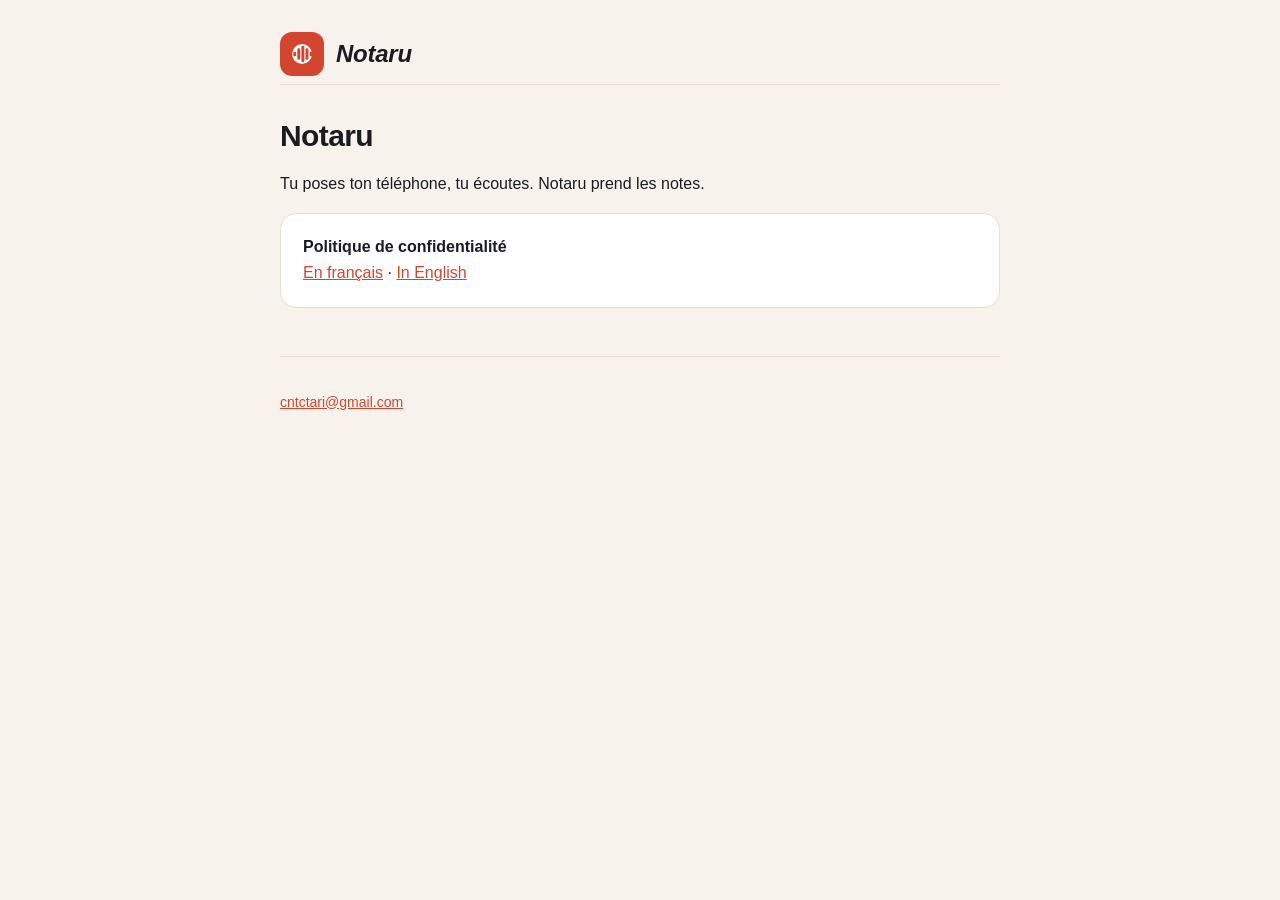
<file: index.html>
<!DOCTYPE html>
<html lang="fr">
<head>
<meta charset="utf-8">
<meta name="viewport" content="width=device-width, initial-scale=1">
<title>Notaru — mentions légales</title>
<link rel="stylesheet" href="style.css">
<link rel="icon" href="logo.svg" type="image/svg+xml">
</head>
<body>
<main>

<header>
  <span class="logo"><img src="logo.svg" alt="" width="28" height="28"></span>
  <span class="nom">Notaru</span>
</header>

<h1>Notaru</h1>
<p>Tu poses ton téléphone, tu écoutes. Notaru prend les notes.</p>

<div class="resume">
  <p><strong>Politique de confidentialité</strong><br>
  <a href="confidentialite.html">En français</a> ·
  <a href="privacy.html">In English</a></p>
</div>

<footer>
  <p><a href="mailto:cntctari@gmail.com">cntctari@gmail.com</a></p>
</footer>

</main>
</body>
</html>
</file>
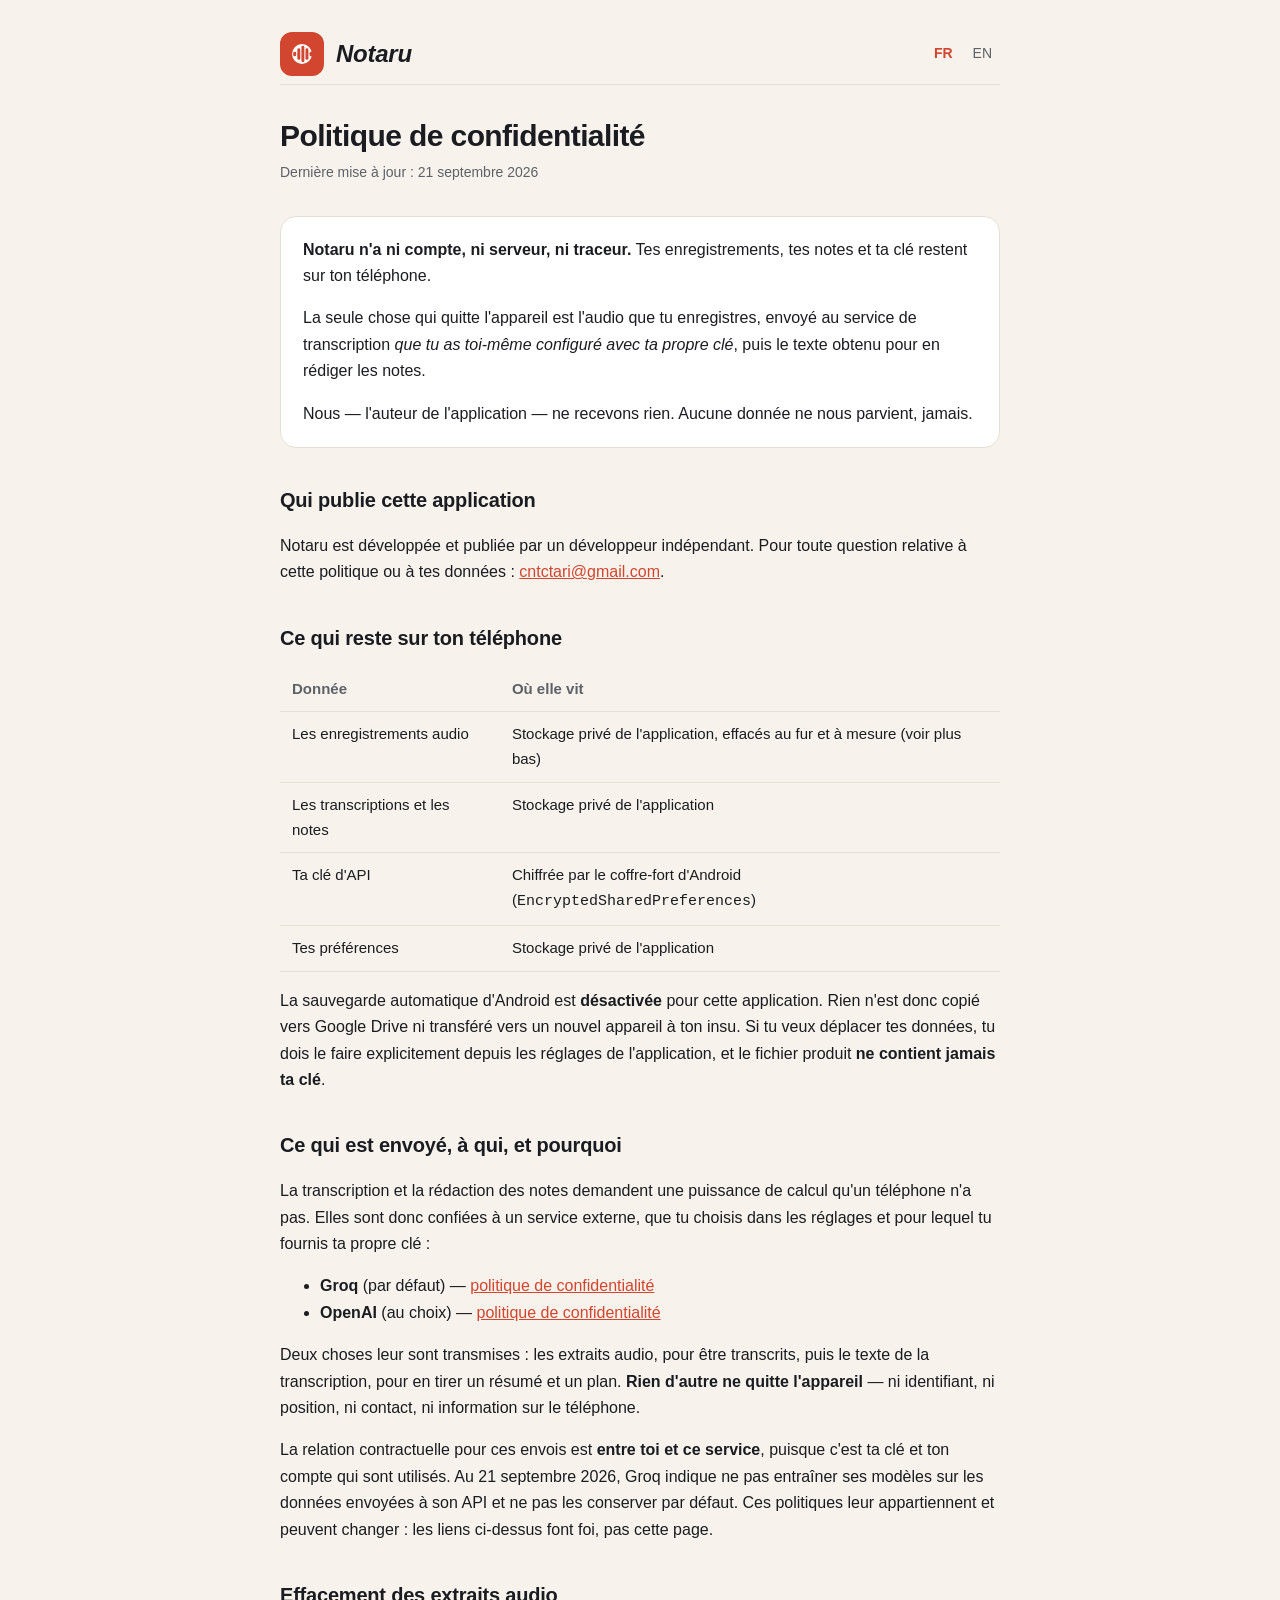
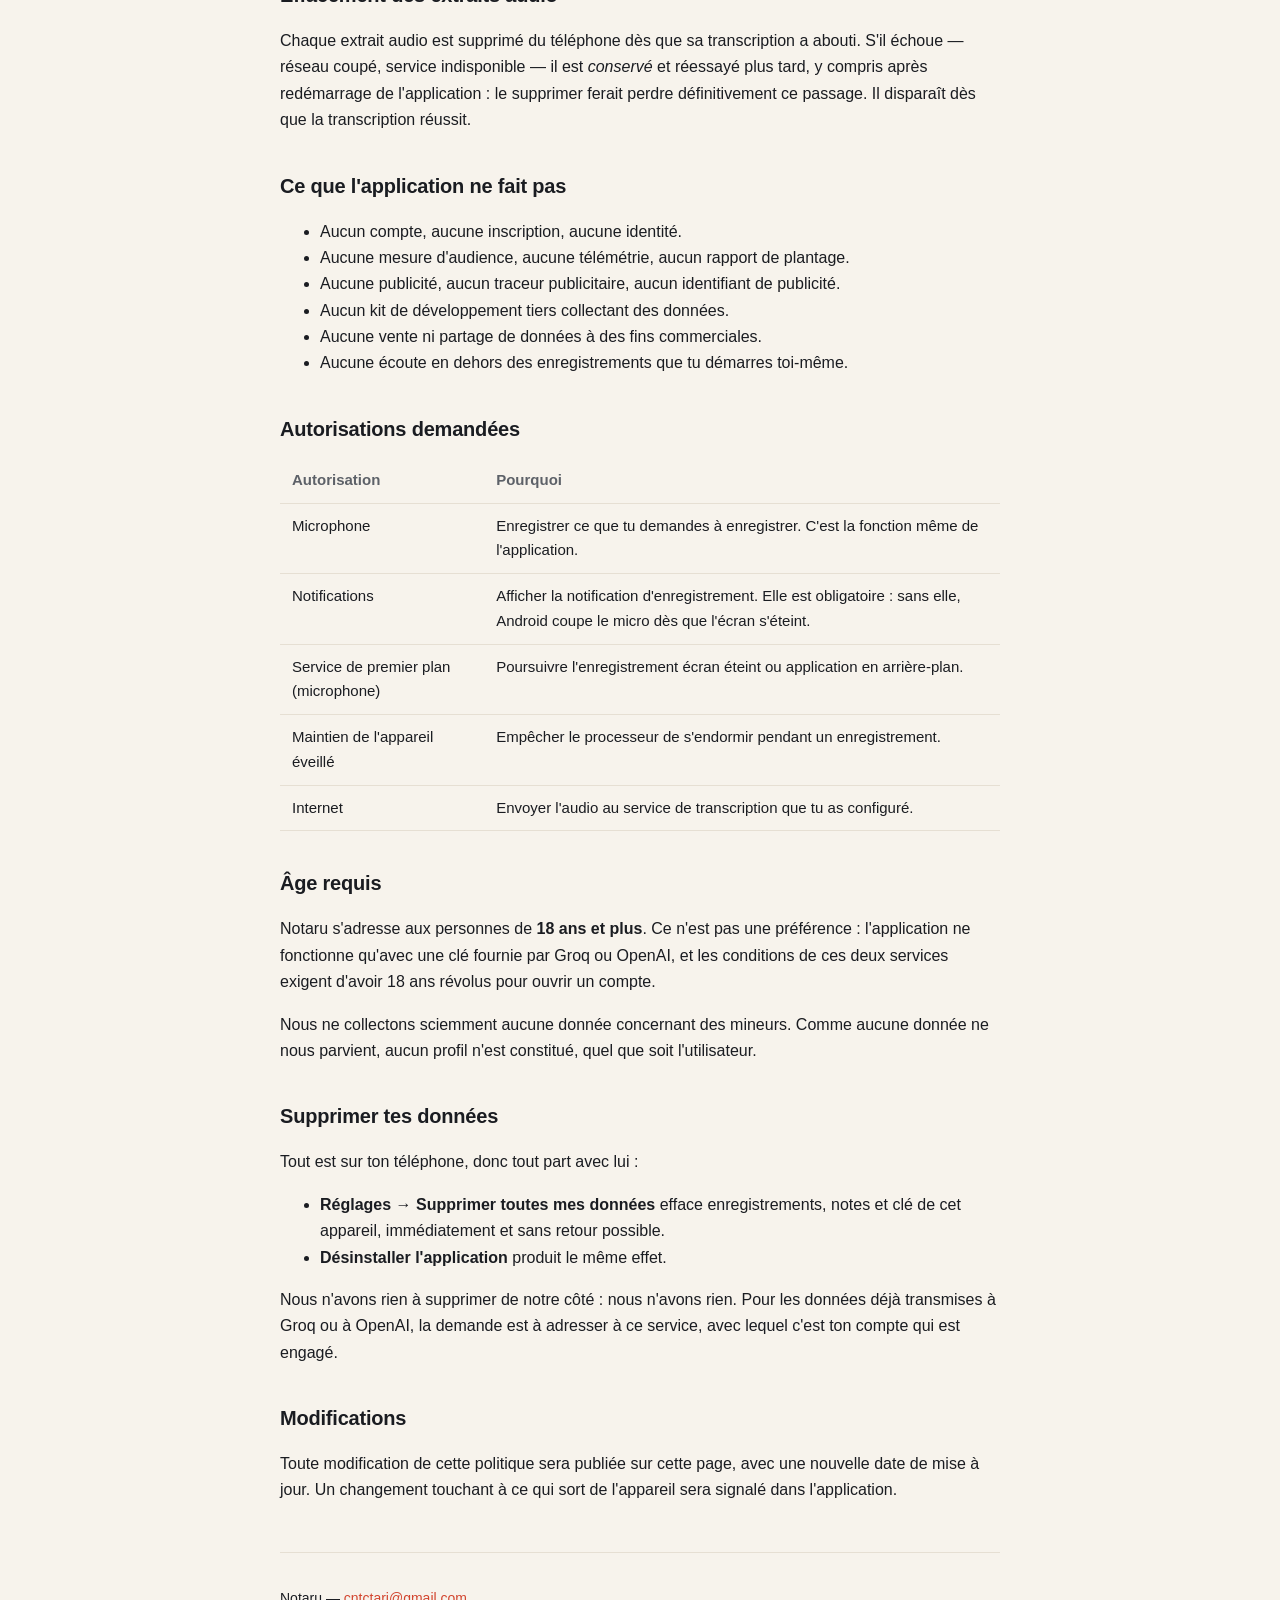
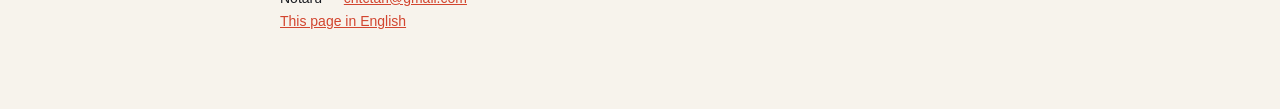
<file: confidentialite.html>
<!DOCTYPE html>
<html lang="fr">
<head>
<meta charset="utf-8">
<meta name="viewport" content="width=device-width, initial-scale=1">
<title>Politique de confidentialité — Notaru</title>
<meta name="description" content="Ce que Notaru fait, et ne fait pas, de tes enregistrements, de tes notes et de ta clé.">
<link rel="stylesheet" href="style.css">
<link rel="icon" href="logo.svg" type="image/svg+xml">
</head>
<body>
<main>

<header>
  <span class="logo"><img src="logo.svg" alt="" width="28" height="28"></span>
  <span class="nom">Notaru</span>
  <nav class="langues">
    <a href="confidentialite.html" aria-current="page">FR</a>
    <a href="privacy.html">EN</a>
  </nav>
</header>

<h1>Politique de confidentialité</h1>
<p class="maj">Dernière mise à jour : 21 septembre 2026</p>

<div class="resume">
  <p><strong>Notaru n'a ni compte, ni serveur, ni traceur.</strong> Tes
  enregistrements, tes notes et ta clé restent sur ton téléphone.</p>
  <p>La seule chose qui quitte l'appareil est l'audio que tu enregistres,
  envoyé au service de transcription <em>que tu as toi-même configuré avec
  ta propre clé</em>, puis le texte obtenu pour en rédiger les notes.</p>
  <p>Nous — l'auteur de l'application — ne recevons rien. Aucune donnée ne
  nous parvient, jamais.</p>
</div>

<h2>Qui publie cette application</h2>
<p>Notaru est développée et publiée par un développeur indépendant. Pour
toute question relative à cette politique ou à tes données :
<a href="mailto:cntctari@gmail.com">cntctari@gmail.com</a>.</p>

<h2>Ce qui reste sur ton téléphone</h2>
<table>
  <tr><th>Donnée</th><th>Où elle vit</th></tr>
  <tr><td>Les enregistrements audio</td><td>Stockage privé de l'application, effacés au fur et à mesure (voir plus bas)</td></tr>
  <tr><td>Les transcriptions et les notes</td><td>Stockage privé de l'application</td></tr>
  <tr><td>Ta clé d'API</td><td>Chiffrée par le coffre-fort d'Android (<code>EncryptedSharedPreferences</code>)</td></tr>
  <tr><td>Tes préférences</td><td>Stockage privé de l'application</td></tr>
</table>
<p>La sauvegarde automatique d'Android est <strong>désactivée</strong> pour
cette application. Rien n'est donc copié vers Google Drive ni transféré
vers un nouvel appareil à ton insu. Si tu veux déplacer tes données, tu
dois le faire explicitement depuis les réglages de l'application, et le
fichier produit <strong>ne contient jamais ta clé</strong>.</p>

<h2>Ce qui est envoyé, à qui, et pourquoi</h2>
<p>La transcription et la rédaction des notes demandent une puissance de
calcul qu'un téléphone n'a pas. Elles sont donc confiées à un service
externe, que tu choisis dans les réglages et pour lequel tu fournis ta
propre clé :</p>
<ul>
  <li><strong>Groq</strong> (par défaut) — <a href="https://groq.com/privacy-policy/">politique de confidentialité</a></li>
  <li><strong>OpenAI</strong> (au choix) — <a href="https://openai.com/policies/privacy-policy/">politique de confidentialité</a></li>
</ul>
<p>Deux choses leur sont transmises : les extraits audio, pour être
transcrits, puis le texte de la transcription, pour en tirer un résumé et
un plan. <strong>Rien d'autre ne quitte l'appareil</strong> — ni identifiant,
ni position, ni contact, ni information sur le téléphone.</p>
<p>La relation contractuelle pour ces envois est <strong>entre toi et ce
service</strong>, puisque c'est ta clé et ton compte qui sont utilisés. Au
21 septembre 2026, Groq indique ne pas entraîner ses modèles sur les
données envoyées à son API et ne pas les conserver par défaut. Ces
politiques leur appartiennent et peuvent changer : les liens ci-dessus font
foi, pas cette page.</p>

<h2>Effacement des extraits audio</h2>
<p>Chaque extrait audio est supprimé du téléphone dès que sa transcription
a abouti. S'il échoue — réseau coupé, service indisponible — il est
<em>conservé</em> et réessayé plus tard, y compris après redémarrage de
l'application : le supprimer ferait perdre définitivement ce passage. Il
disparaît dès que la transcription réussit.</p>

<h2>Ce que l'application ne fait pas</h2>
<ul>
  <li>Aucun compte, aucune inscription, aucune identité.</li>
  <li>Aucune mesure d'audience, aucune télémétrie, aucun rapport de plantage.</li>
  <li>Aucune publicité, aucun traceur publicitaire, aucun identifiant de publicité.</li>
  <li>Aucun kit de développement tiers collectant des données.</li>
  <li>Aucune vente ni partage de données à des fins commerciales.</li>
  <li>Aucune écoute en dehors des enregistrements que tu démarres toi-même.</li>
</ul>

<h2>Autorisations demandées</h2>
<table>
  <tr><th>Autorisation</th><th>Pourquoi</th></tr>
  <tr><td>Microphone</td><td>Enregistrer ce que tu demandes à enregistrer. C'est la fonction même de l'application.</td></tr>
  <tr><td>Notifications</td><td>Afficher la notification d'enregistrement. Elle est obligatoire : sans elle, Android coupe le micro dès que l'écran s'éteint.</td></tr>
  <tr><td>Service de premier plan (microphone)</td><td>Poursuivre l'enregistrement écran éteint ou application en arrière-plan.</td></tr>
  <tr><td>Maintien de l'appareil éveillé</td><td>Empêcher le processeur de s'endormir pendant un enregistrement.</td></tr>
  <tr><td>Internet</td><td>Envoyer l'audio au service de transcription que tu as configuré.</td></tr>
</table>

<h2>Âge requis</h2>
<p>Notaru s'adresse aux personnes de <strong>18 ans et plus</strong>. Ce
n'est pas une préférence : l'application ne fonctionne qu'avec une clé
fournie par Groq ou OpenAI, et les conditions de ces deux services exigent
d'avoir 18 ans révolus pour ouvrir un compte.</p>
<p>Nous ne collectons sciemment aucune donnée concernant des mineurs.
Comme aucune donnée ne nous parvient, aucun profil n'est constitué, quel
que soit l'utilisateur.</p>

<h2>Supprimer tes données</h2>
<p>Tout est sur ton téléphone, donc tout part avec lui :</p>
<ul>
  <li><strong>Réglages → Supprimer toutes mes données</strong> efface
  enregistrements, notes et clé de cet appareil, immédiatement et sans
  retour possible.</li>
  <li><strong>Désinstaller l'application</strong> produit le même effet.</li>
</ul>
<p>Nous n'avons rien à supprimer de notre côté : nous n'avons rien. Pour
les données déjà transmises à Groq ou à OpenAI, la demande est à adresser à
ce service, avec lequel c'est ton compte qui est engagé.</p>

<h2>Modifications</h2>
<p>Toute modification de cette politique sera publiée sur cette page, avec
une nouvelle date de mise à jour. Un changement touchant à ce qui sort de
l'appareil sera signalé dans l'application.</p>

<footer>
  <p>Notaru — <a href="mailto:cntctari@gmail.com">cntctari@gmail.com</a><br>
  <a href="privacy.html">This page in English</a></p>
</footer>

</main>
</body>
</html>
</file>
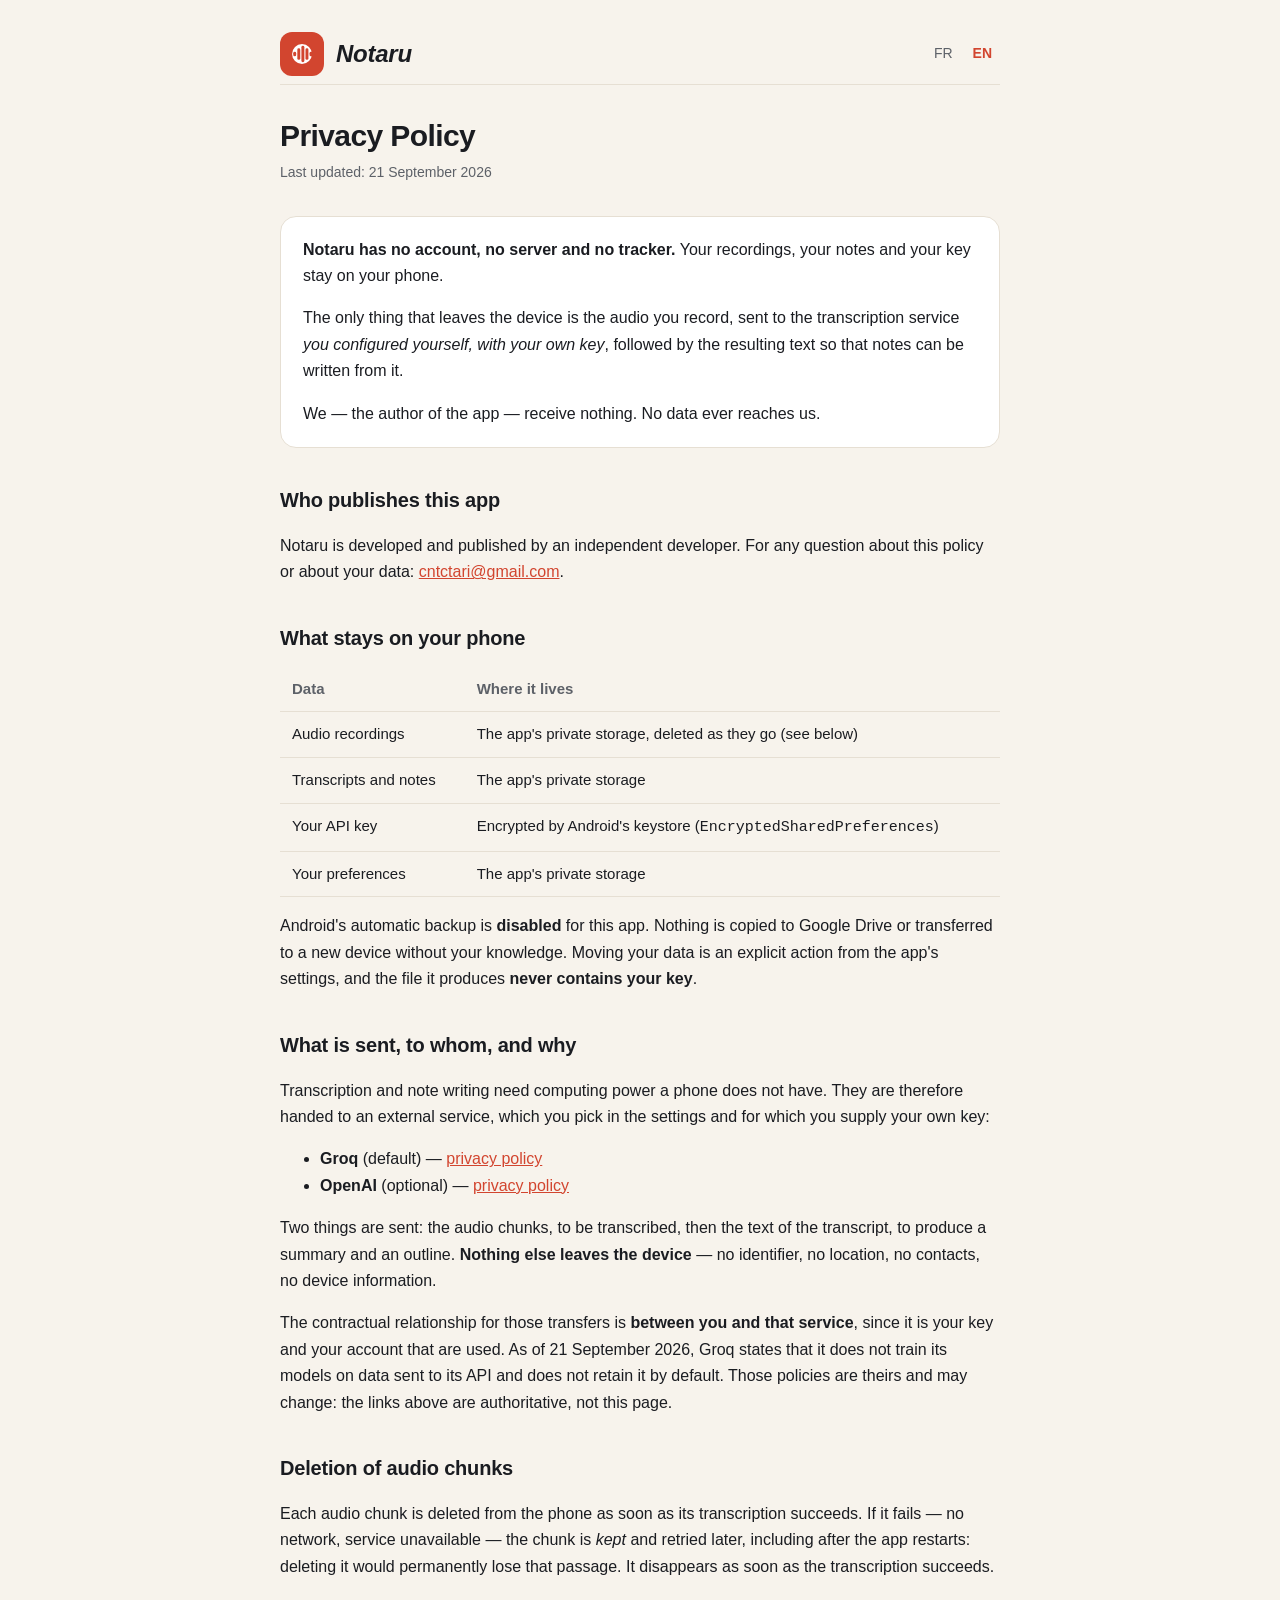
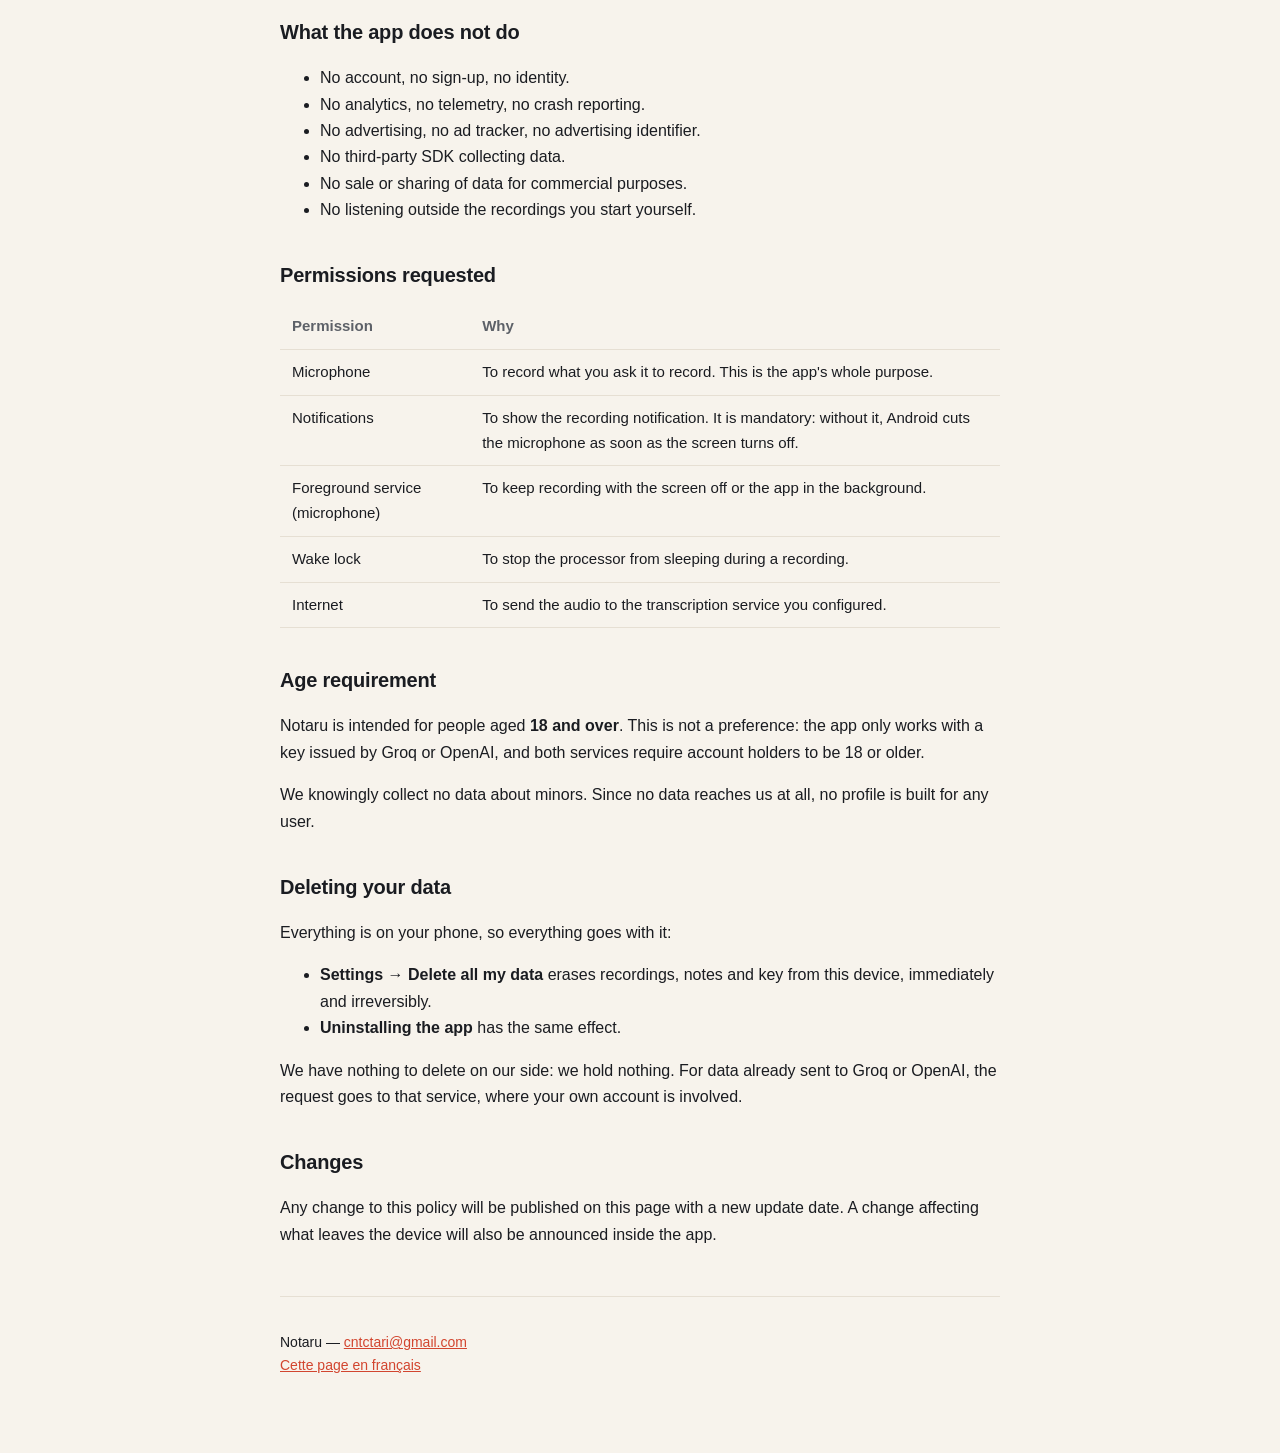
<file: privacy.html>
<!DOCTYPE html>
<html lang="en">
<head>
<meta charset="utf-8">
<meta name="viewport" content="width=device-width, initial-scale=1">
<title>Privacy Policy — Notaru</title>
<meta name="description" content="What Notaru does, and does not do, with your recordings, your notes and your key.">
<link rel="stylesheet" href="style.css">
<link rel="icon" href="logo.svg" type="image/svg+xml">
</head>
<body>
<main>

<header>
  <span class="logo"><img src="logo.svg" alt="" width="28" height="28"></span>
  <span class="nom">Notaru</span>
  <nav class="langues">
    <a href="confidentialite.html">FR</a>
    <a href="privacy.html" aria-current="page">EN</a>
  </nav>
</header>

<h1>Privacy Policy</h1>
<p class="maj">Last updated: 21 September 2026</p>

<div class="resume">
  <p><strong>Notaru has no account, no server and no tracker.</strong> Your
  recordings, your notes and your key stay on your phone.</p>
  <p>The only thing that leaves the device is the audio you record, sent to
  the transcription service <em>you configured yourself, with your own
  key</em>, followed by the resulting text so that notes can be written
  from it.</p>
  <p>We — the author of the app — receive nothing. No data ever reaches us.</p>
</div>

<h2>Who publishes this app</h2>
<p>Notaru is developed and published by an independent developer. For any
question about this policy or about your data:
<a href="mailto:cntctari@gmail.com">cntctari@gmail.com</a>.</p>

<h2>What stays on your phone</h2>
<table>
  <tr><th>Data</th><th>Where it lives</th></tr>
  <tr><td>Audio recordings</td><td>The app's private storage, deleted as they go (see below)</td></tr>
  <tr><td>Transcripts and notes</td><td>The app's private storage</td></tr>
  <tr><td>Your API key</td><td>Encrypted by Android's keystore (<code>EncryptedSharedPreferences</code>)</td></tr>
  <tr><td>Your preferences</td><td>The app's private storage</td></tr>
</table>
<p>Android's automatic backup is <strong>disabled</strong> for this app.
Nothing is copied to Google Drive or transferred to a new device without
your knowledge. Moving your data is an explicit action from the app's
settings, and the file it produces <strong>never contains your key</strong>.</p>

<h2>What is sent, to whom, and why</h2>
<p>Transcription and note writing need computing power a phone does not
have. They are therefore handed to an external service, which you pick in
the settings and for which you supply your own key:</p>
<ul>
  <li><strong>Groq</strong> (default) — <a href="https://groq.com/privacy-policy/">privacy policy</a></li>
  <li><strong>OpenAI</strong> (optional) — <a href="https://openai.com/policies/privacy-policy/">privacy policy</a></li>
</ul>
<p>Two things are sent: the audio chunks, to be transcribed, then the text
of the transcript, to produce a summary and an outline. <strong>Nothing
else leaves the device</strong> — no identifier, no location, no contacts,
no device information.</p>
<p>The contractual relationship for those transfers is <strong>between you
and that service</strong>, since it is your key and your account that are
used. As of 21 September 2026, Groq states that it does not train its
models on data sent to its API and does not retain it by default. Those
policies are theirs and may change: the links above are authoritative, not
this page.</p>

<h2>Deletion of audio chunks</h2>
<p>Each audio chunk is deleted from the phone as soon as its transcription
succeeds. If it fails — no network, service unavailable — the chunk is
<em>kept</em> and retried later, including after the app restarts: deleting
it would permanently lose that passage. It disappears as soon as the
transcription succeeds.</p>

<h2>What the app does not do</h2>
<ul>
  <li>No account, no sign-up, no identity.</li>
  <li>No analytics, no telemetry, no crash reporting.</li>
  <li>No advertising, no ad tracker, no advertising identifier.</li>
  <li>No third-party SDK collecting data.</li>
  <li>No sale or sharing of data for commercial purposes.</li>
  <li>No listening outside the recordings you start yourself.</li>
</ul>

<h2>Permissions requested</h2>
<table>
  <tr><th>Permission</th><th>Why</th></tr>
  <tr><td>Microphone</td><td>To record what you ask it to record. This is the app's whole purpose.</td></tr>
  <tr><td>Notifications</td><td>To show the recording notification. It is mandatory: without it, Android cuts the microphone as soon as the screen turns off.</td></tr>
  <tr><td>Foreground service (microphone)</td><td>To keep recording with the screen off or the app in the background.</td></tr>
  <tr><td>Wake lock</td><td>To stop the processor from sleeping during a recording.</td></tr>
  <tr><td>Internet</td><td>To send the audio to the transcription service you configured.</td></tr>
</table>

<h2>Age requirement</h2>
<p>Notaru is intended for people aged <strong>18 and over</strong>. This is
not a preference: the app only works with a key issued by Groq or OpenAI,
and both services require account holders to be 18 or older.</p>
<p>We knowingly collect no data about minors. Since no data reaches us at
all, no profile is built for any user.</p>

<h2>Deleting your data</h2>
<p>Everything is on your phone, so everything goes with it:</p>
<ul>
  <li><strong>Settings → Delete all my data</strong> erases recordings,
  notes and key from this device, immediately and irreversibly.</li>
  <li><strong>Uninstalling the app</strong> has the same effect.</li>
</ul>
<p>We have nothing to delete on our side: we hold nothing. For data already
sent to Groq or OpenAI, the request goes to that service, where your own
account is involved.</p>

<h2>Changes</h2>
<p>Any change to this policy will be published on this page with a new
update date. A change affecting what leaves the device will also be
announced inside the app.</p>

<footer>
  <p>Notaru — <a href="mailto:cntctari@gmail.com">cntctari@gmail.com</a><br>
  <a href="confidentialite.html">Cette page en français</a></p>
</footer>

</main>
</body>
</html>
</file>
<file: style.css>
/* Reprend la palette de l'application, y compris le thème sombre :
   quelqu'un qui arrive ici depuis l'app ne doit pas avoir l'impression
   d'avoir changé de site. */
:root{
  --bg:#F7F3EC; --surface:#FFFFFF; --ink:#1A1C21; --ink-soft:#5D6168;
  --line:#E6DFD3; --accent:#D2452F; --accent-tint:#FBEAE6;
}
@media (prefers-color-scheme: dark){
  :root{
    --bg:#15171B; --surface:#1E2127; --ink:#EDE9E2; --ink-soft:#A3A5AC;
    --line:#2E323A; --accent:#E4573F; --accent-tint:#2E211F;
  }
}

*{ box-sizing:border-box }
body{
  margin:0; background:var(--bg); color:var(--ink);
  font:16px/1.65 -apple-system, BlinkMacSystemFont, "Segoe UI", Roboto, sans-serif;
  /* La marge latérale évite que le texte touche le bord sur téléphone. */
  padding:0 18px 64px;
}
main{ max-width:720px; margin:0 auto }

header{
  display:flex; align-items:center; gap:12px;
  padding:32px 0 8px; border-bottom:1px solid var(--line); margin-bottom:32px;
}
header .logo{
  width:44px; height:44px; border-radius:12px; background:var(--accent);
  display:flex; align-items:center; justify-content:center; flex:0 0 auto;
}
header .nom{ font-size:24px; font-weight:700; font-style:italic; letter-spacing:-.01em }
header .langues{ margin-left:auto; font-size:14px }
header .langues a{ color:var(--ink-soft); text-decoration:none; padding:4px 8px; border-radius:8px }
header .langues a:hover{ background:var(--accent-tint); color:var(--accent) }
header .langues a[aria-current]{ color:var(--accent); font-weight:600 }

h1{ font-size:30px; line-height:1.25; margin:0 0 6px; letter-spacing:-.02em }
.maj{ color:var(--ink-soft); font-size:14px; margin:0 0 32px }
h2{ font-size:20px; margin:36px 0 10px; letter-spacing:-.01em }
h3{ font-size:16px; margin:24px 0 6px }
p, li{ color:var(--ink) }
a{ color:var(--accent) }

.resume{
  background:var(--surface); border:1px solid var(--line); border-radius:16px;
  padding:20px 22px; margin:0 0 8px;
}
.resume p:first-child{ margin-top:0 }
.resume p:last-child{ margin-bottom:0 }

table{ border-collapse:collapse; width:100%; margin:12px 0; font-size:15px }
th, td{ text-align:start; padding:10px 12px; border-bottom:1px solid var(--line); vertical-align:top }
th{ color:var(--ink-soft); font-weight:600 }

footer{
  margin-top:48px; padding-top:20px; border-top:1px solid var(--line);
  color:var(--ink-soft); font-size:14px;
}
</file>
